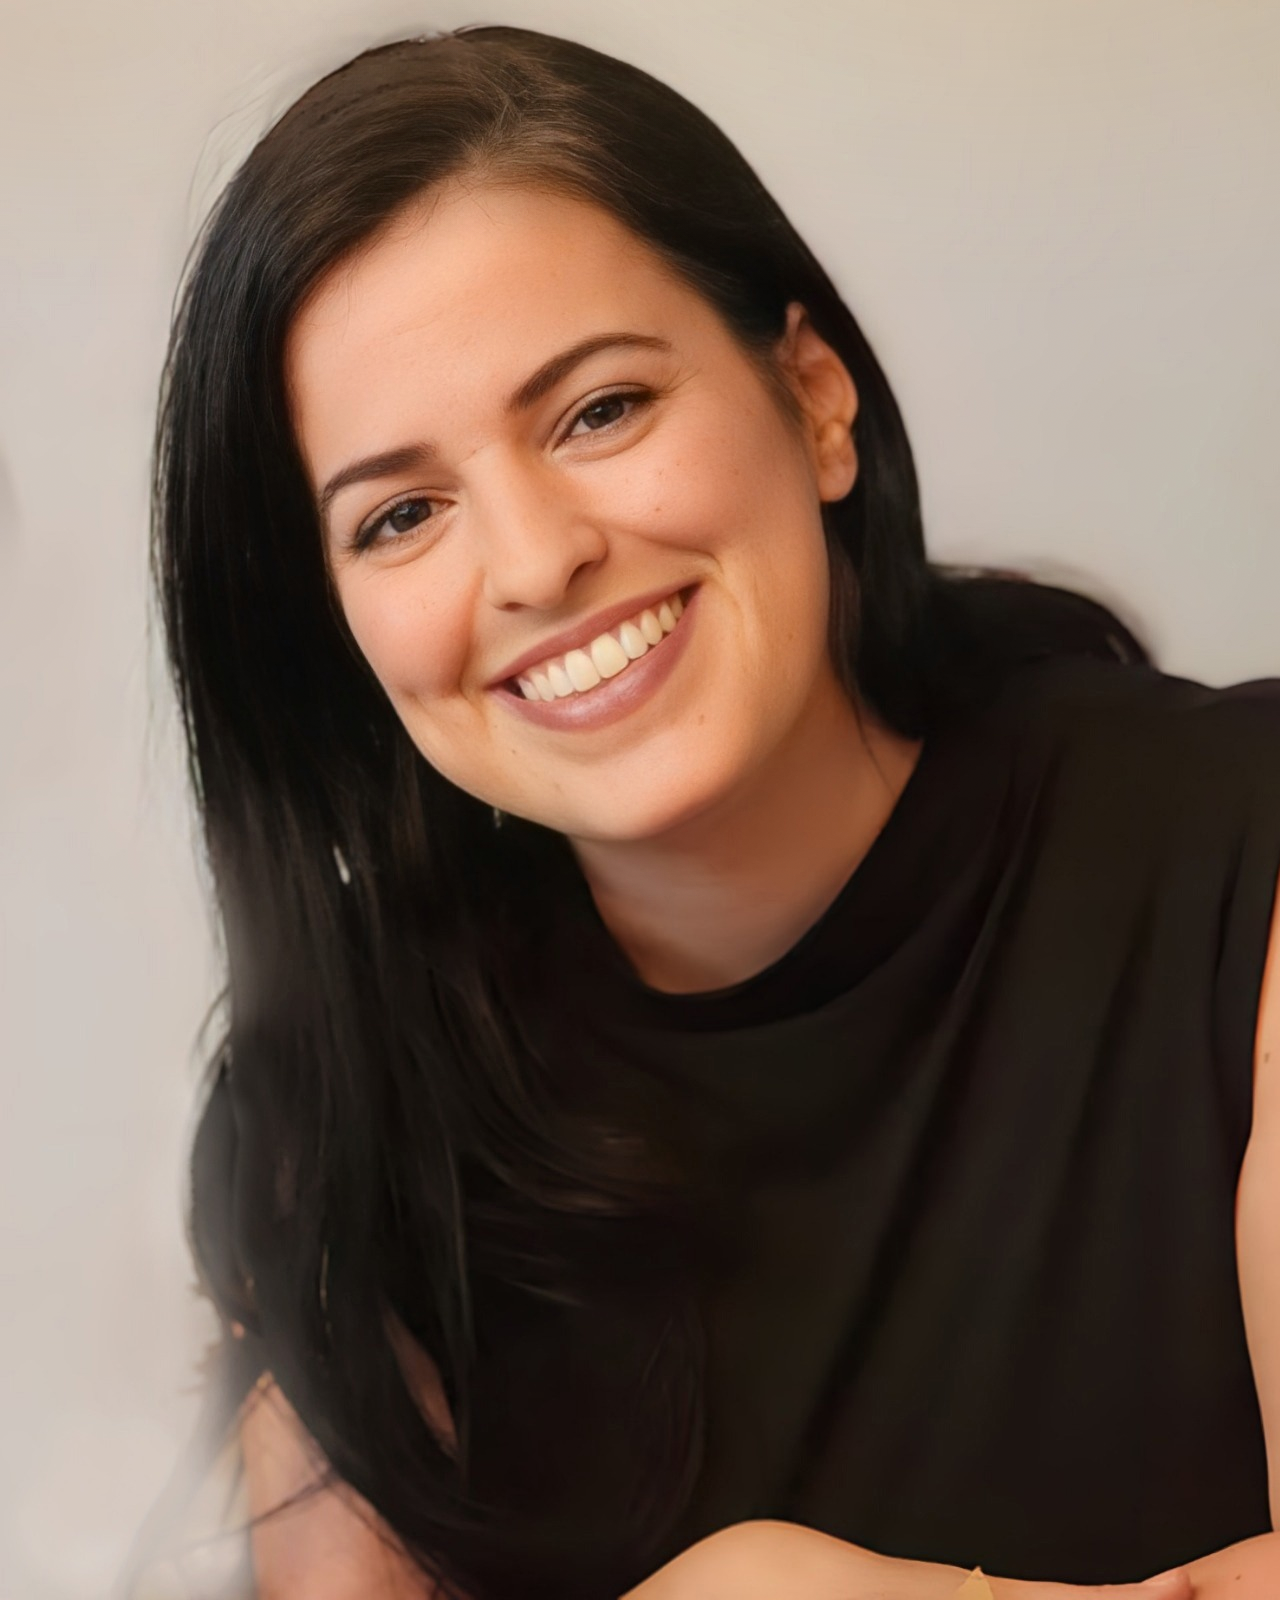
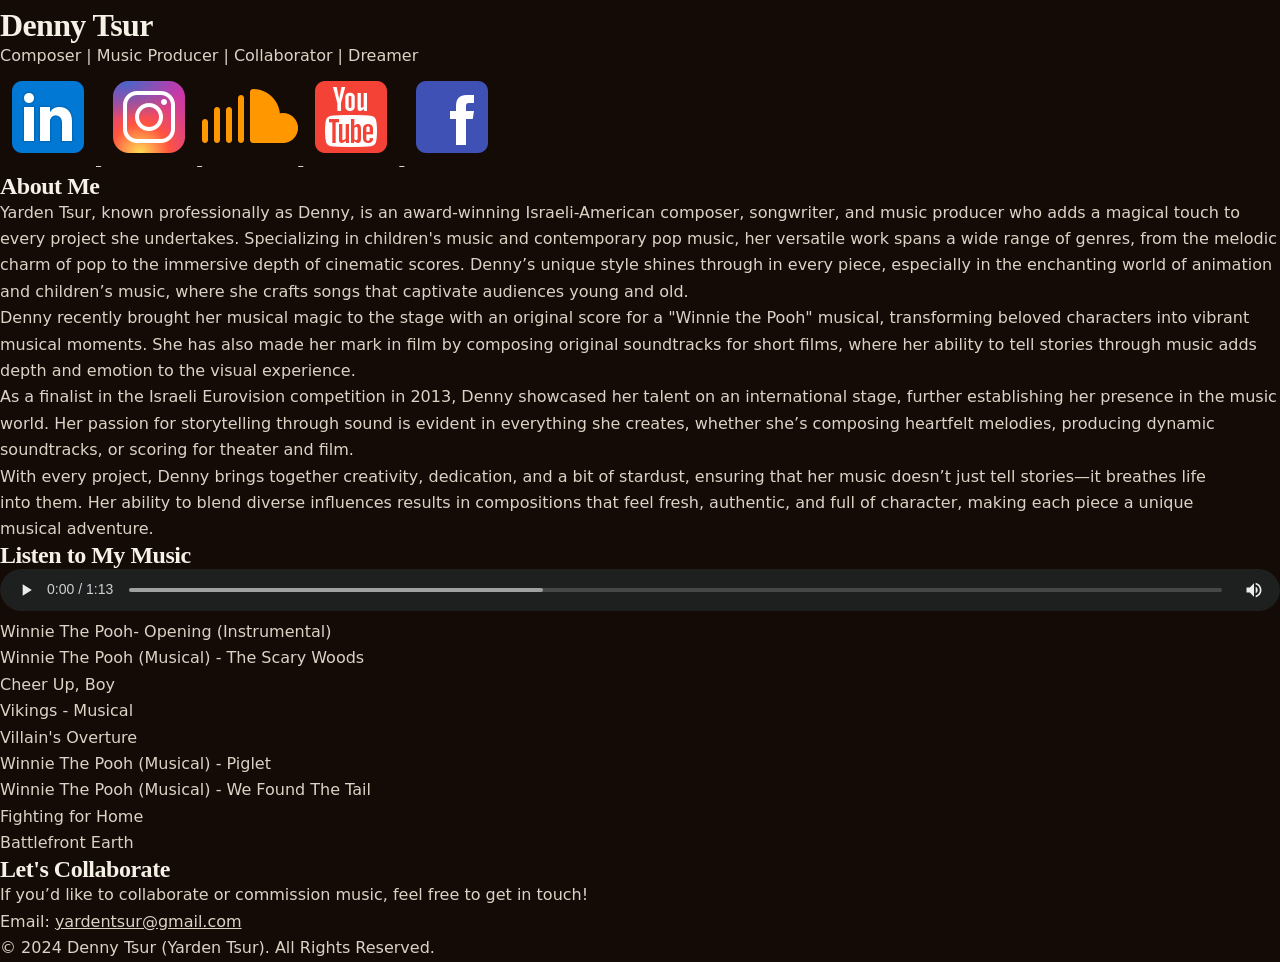
<file: index.html>
<!DOCTYPE html>
<html lang="en">

<head>
    <meta charset="UTF-8">
    <!-- Favicon Icons -->
    <link rel="icon" type="image/png" sizes="16x16" href="assets/icons/favicon-16.png">
    <link rel="icon" type="image/png" sizes="32x32" href="assets/icons/favicon-32.png">
    <link rel="icon" type="image/png" sizes="96x96" href="assets/icons/favicon-96.png">
    <link rel="icon" type="image/png" sizes="120x120" href="assets/icons/favicon-120.png">

    <meta name="description"
        content="Discover the enchanting music of award-winning composer Denny Tsur, based in Atlanta, Georgia. Specializing in children's music and contemporary pop. Listen now and collaborate!">
    <meta name="keywords"
        content="Denny Tsur, Yarden Tsur, Music Composer, Children's Music, Pop Music, Music Producer, Winnie the Pooh Musical, Eurovision, Original Soundtracks, Music Collaborations, Atlanta, Georgia, USA, Atlanta-based Composer, Composer in Atlanta">
    <meta name="viewport" content="width=device-width, initial-scale=1.0">
    <title>Denny Tsur - Music Portfolio</title>
    <link rel="stylesheet" href="styles.css?v=2">
    <!-- Global site tag (gtag.js) - Google Analytics -->
    <script async src="https://www.googletagmanager.com/gtag/js?id=G-C1QW25PBWS"></script>
    <script>
        window.dataLayer = window.dataLayer || [];
        function gtag() { dataLayer.push(arguments); }
        gtag('js', new Date());

        gtag('config', 'G-C1QW25PBWS');
    </script>
    <script type="application/ld+json">
        {
            "@context": "https://schema.org",
            "@type": "Person",
            "name": "Denny Tsur",
            "alternateName": "Yarden Tsur",
            "jobTitle": "Composer, Musician, Collaborator",
            "address": {
                "@type": "PostalAddress",
                "addressLocality": "Atlanta",
                "addressRegion": "GA",
                "addressCountry": "US"
            },
            "url": "https://www.music-denny.com/",
            "sameAs": [
                "https://www.linkedin.com/in/yarden-tsur-64047671",
                "https://www.instagram.com/yardentsur",
                "https://soundcloud.com/yardenmusic",
                "https://www.youtube.com/@YardenTsur",
                "https://www.facebook.com/yardentsur"
            ]
        }
    </script>

</head>

<body>
    <div class="container">
        <!-- Header -->
        <header>
            <img src="assets/profile.jpg" alt="Denny Tsur - Award-Winning Music Composer" class="profile-photo">
            <h1>Denny Tsur</h1>
            <p>Composer | Music Producer | Collaborator | Dreamer</p>
            <!-- Social Media Links -->
            <div class="social-media">
                <a href="https://www.linkedin.com/in/yarden-tsur-64047671" target="_blank" aria-label="LinkedIn">
                    <img src="assets/icons/social-linkedin-96.png" alt="LinkedIn">
                </a>
                <a href="https://www.instagram.com/yardentsur" target="_blank" aria-label="Instagram">
                    <img src="assets/icons/social-instagram-96.png" alt="Instagram">
                </a>
                <a href="https://soundcloud.com/yardenmusic" target="_blank" aria-label="SoundCloud">
                    <img src="assets/icons/social-soundcloud-96.png" alt="SoundCloud">
                </a>
                <a href="https://www.youtube.com/@YardenTsur" target="_blank" aria-label="YouTube">
                    <img src="assets/icons/social-youtube-96.png" alt="YouTube">
                </a>
                <a href="https://www.facebook.com/yardentsur" target="_blank" aria-label="Facebook">
                    <img src="assets/icons/social-facebook-96.png" alt="Facebook">
                </a>
            </div>
        </header>

        <!-- About Section -->
        <section id="about">
            <h2>About Me</h2>
            <p>Yarden Tsur, known professionally as Denny, is an award-winning Israeli-American composer, songwriter,
                and music producer who adds a magical touch to every project she undertakes. Specializing in children's
                music and contemporary pop music, her versatile work spans a wide range of genres, from the melodic
                charm of
                pop to the immersive depth of cinematic scores. Denny’s unique style shines through in every piece,
                especially in the enchanting world of animation and children’s music, where she crafts songs that
                captivate audiences young and old.</p>

            <p>Denny recently brought her musical magic to the stage with an original score for a "Winnie the Pooh"
                musical, transforming beloved characters into vibrant musical moments. She has also made her mark in
                film by composing original soundtracks for short films, where her ability to tell stories through music
                adds depth and emotion to the visual experience.</p>

            <p>As a finalist in the Israeli Eurovision competition in 2013, Denny showcased her talent on an
                international stage, further establishing her presence in the music world.
                Her passion for storytelling through sound is evident in everything she creates, whether she’s
                composing heartfelt melodies, producing dynamic soundtracks, or scoring for theater and film.</p>

            <p>With every project, Denny brings together creativity, dedication, and a bit of stardust, ensuring that
                her music doesn’t just tell stories—it breathes life into them. Her ability to blend diverse influences
                results in compositions that feel fresh, authentic, and full of character, making each piece a unique
                musical adventure.</p>
        </section>

        <!-- Music Player Section -->
        <section id="music-player">
            <h2>Listen to My Music</h2>
            <!-- Music Playlist -->
            <audio id="audio-player" controls controlsList="nodownload noplaybackrate" oncontextmenu="return false;">
                Your browser does not support the audio element.
            </audio>
            <ul id="playlist">
                <li data-src="assets/music/Winnie-The-Pooh-Opening-Instrumental.mp3">Winnie The Pooh- Opening
                    (Instrumental)</li>
                <li data-src="assets/music/Winnie-The-Pooh-Musical-We-Found-The-Tail.mp3">Winnie The Pooh (Musical) -
                    The Scary Woods</li>
                <li data-src="assets/music/Cheer-Up-Boy.mp3">Cheer Up, Boy</li>
                <li data-src="assets/music/Vikings-Musical.mp3">Vikings - Musical</li>
                <li data-src="assets/music/Villains-Overture.mp3">Villain's Overture</li>
                <li data-src="assets/music/Winnie-The-Pooh-Musical-Piglet.mp3">Winnie The Pooh (Musical) - Piglet</li>
                <li data-src="assets/music/Winnie-The-Pooh-Musical-The-Scary-Wood.mp3">Winnie The Pooh (Musical) - We
                    Found The Tail</li>
                <li data-src="assets/music/Fighting-for-Home.mp3">Fighting for Home</li>
                <li data-src="assets/music/Battlefront-Earth.mp3">Battlefront Earth</li>

            </ul>
        </section>

        <!-- Contact Section -->
        <section id="contact">
            <h2>Let's Collaborate</h2>
            <p>If you’d like to collaborate or commission music, feel free to get in touch!</p>
            <p>Email: <a href="mailto:yardentsur@gmail.com">yardentsur@gmail.com</a></p>
        </section>
    </div>

    <!-- Footer -->
    <footer>
        <p>&copy; 2024 Denny Tsur (Yarden Tsur). All Rights Reserved.</p>
    </footer>

    <!-- Scripts -->
    <script src="scripts.js?v=2"></script>
</body>

</html>
</file>
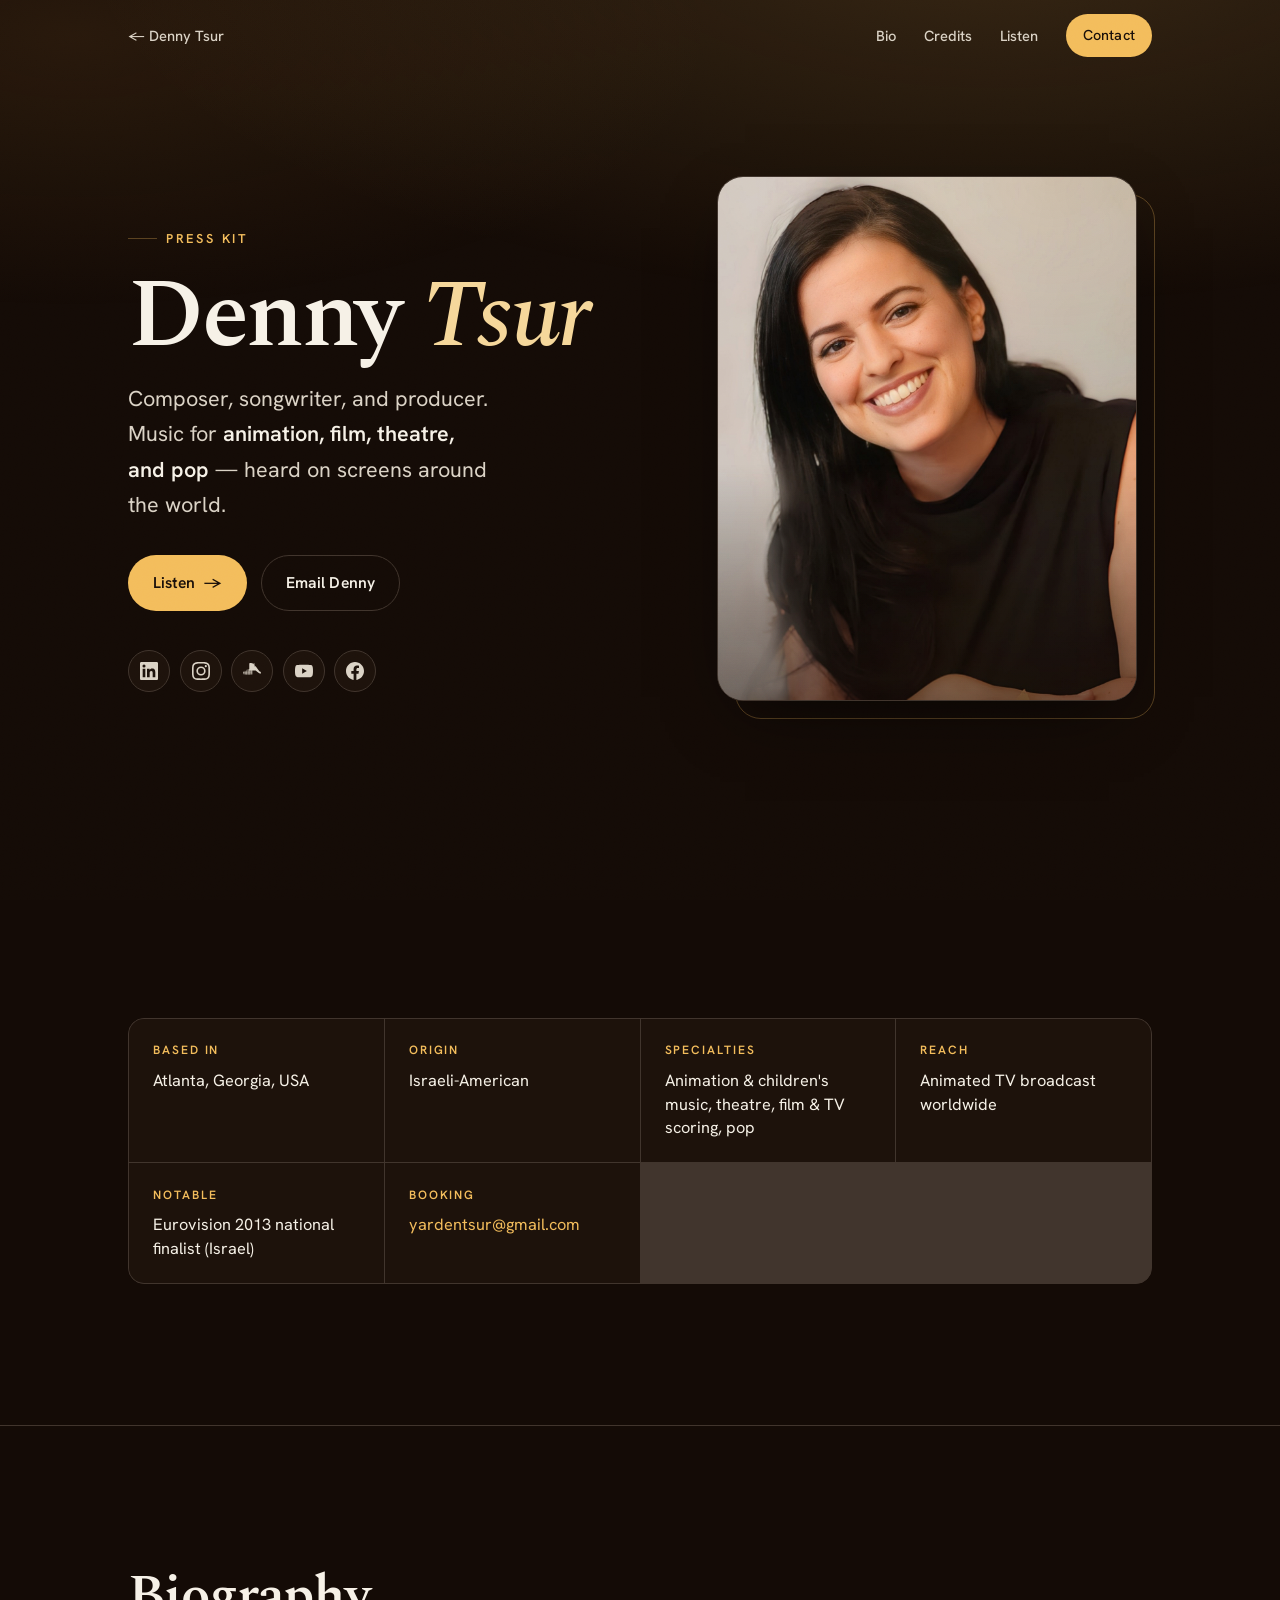
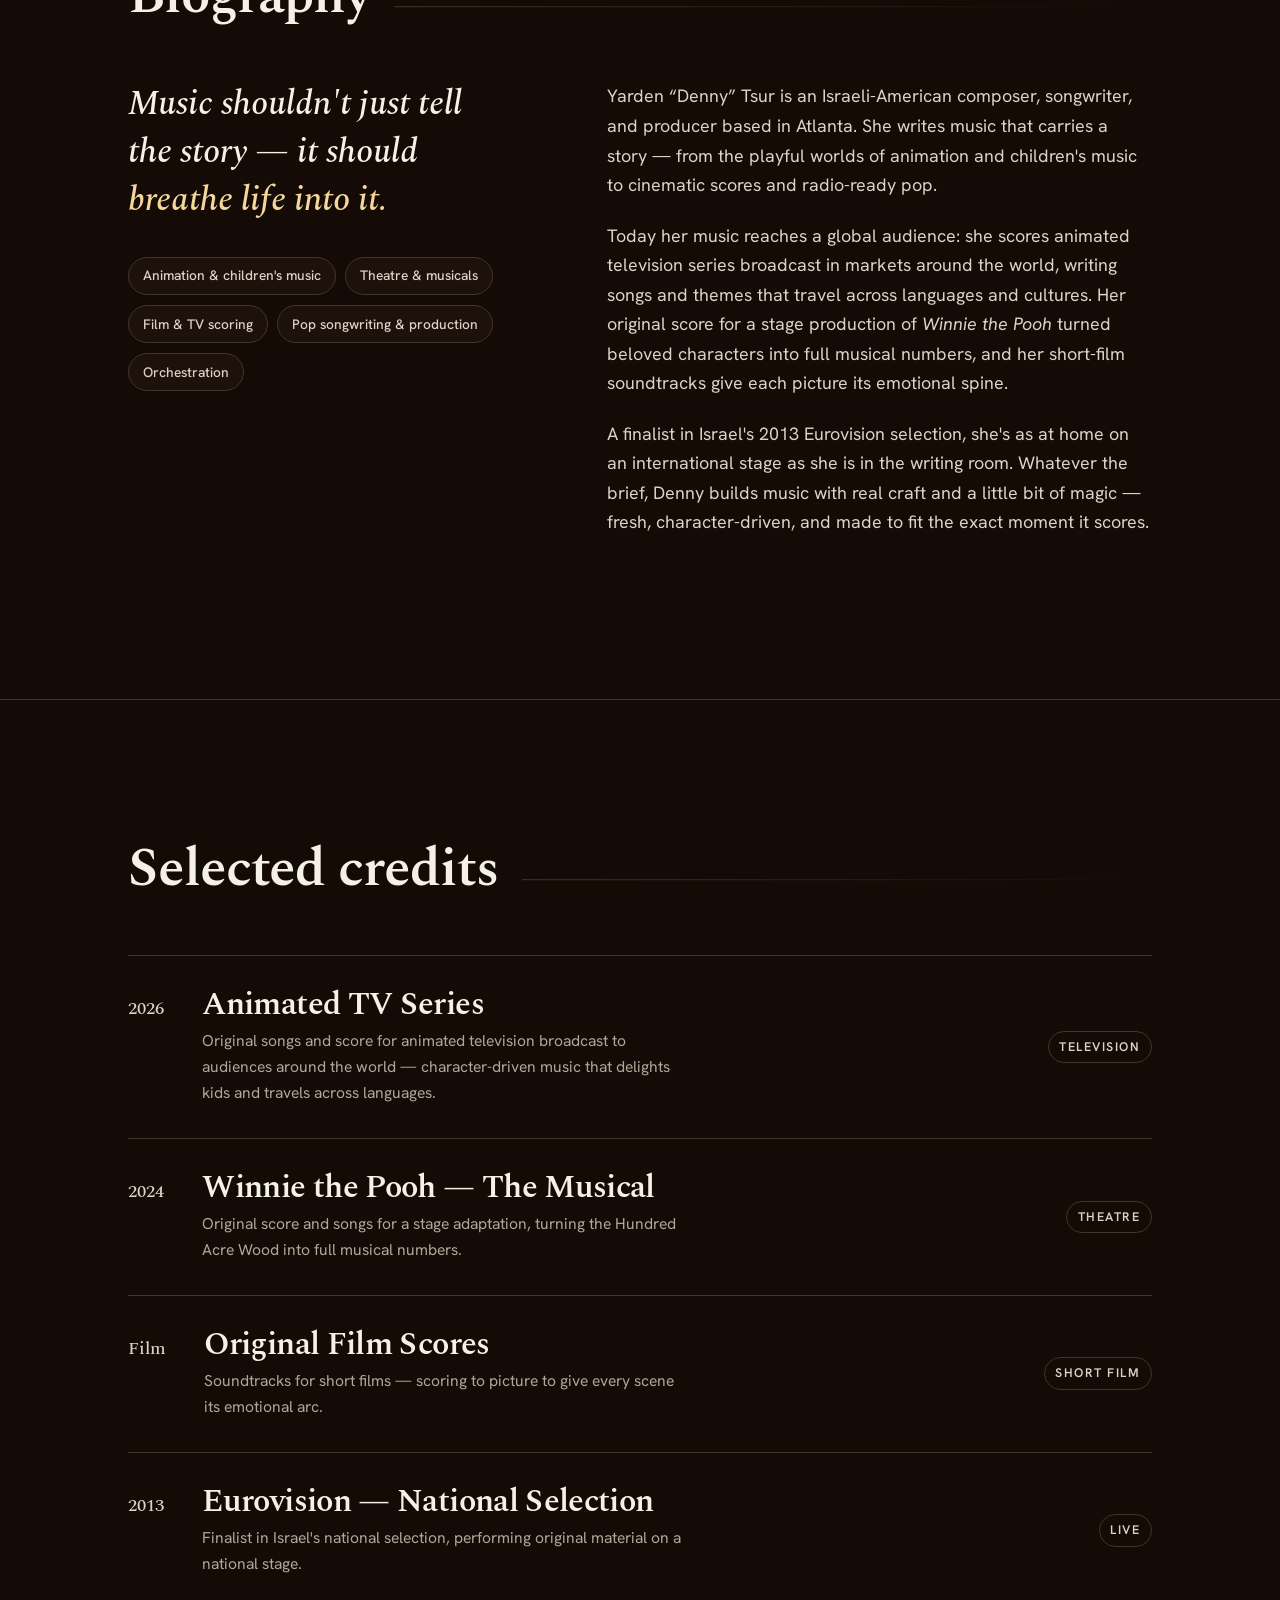
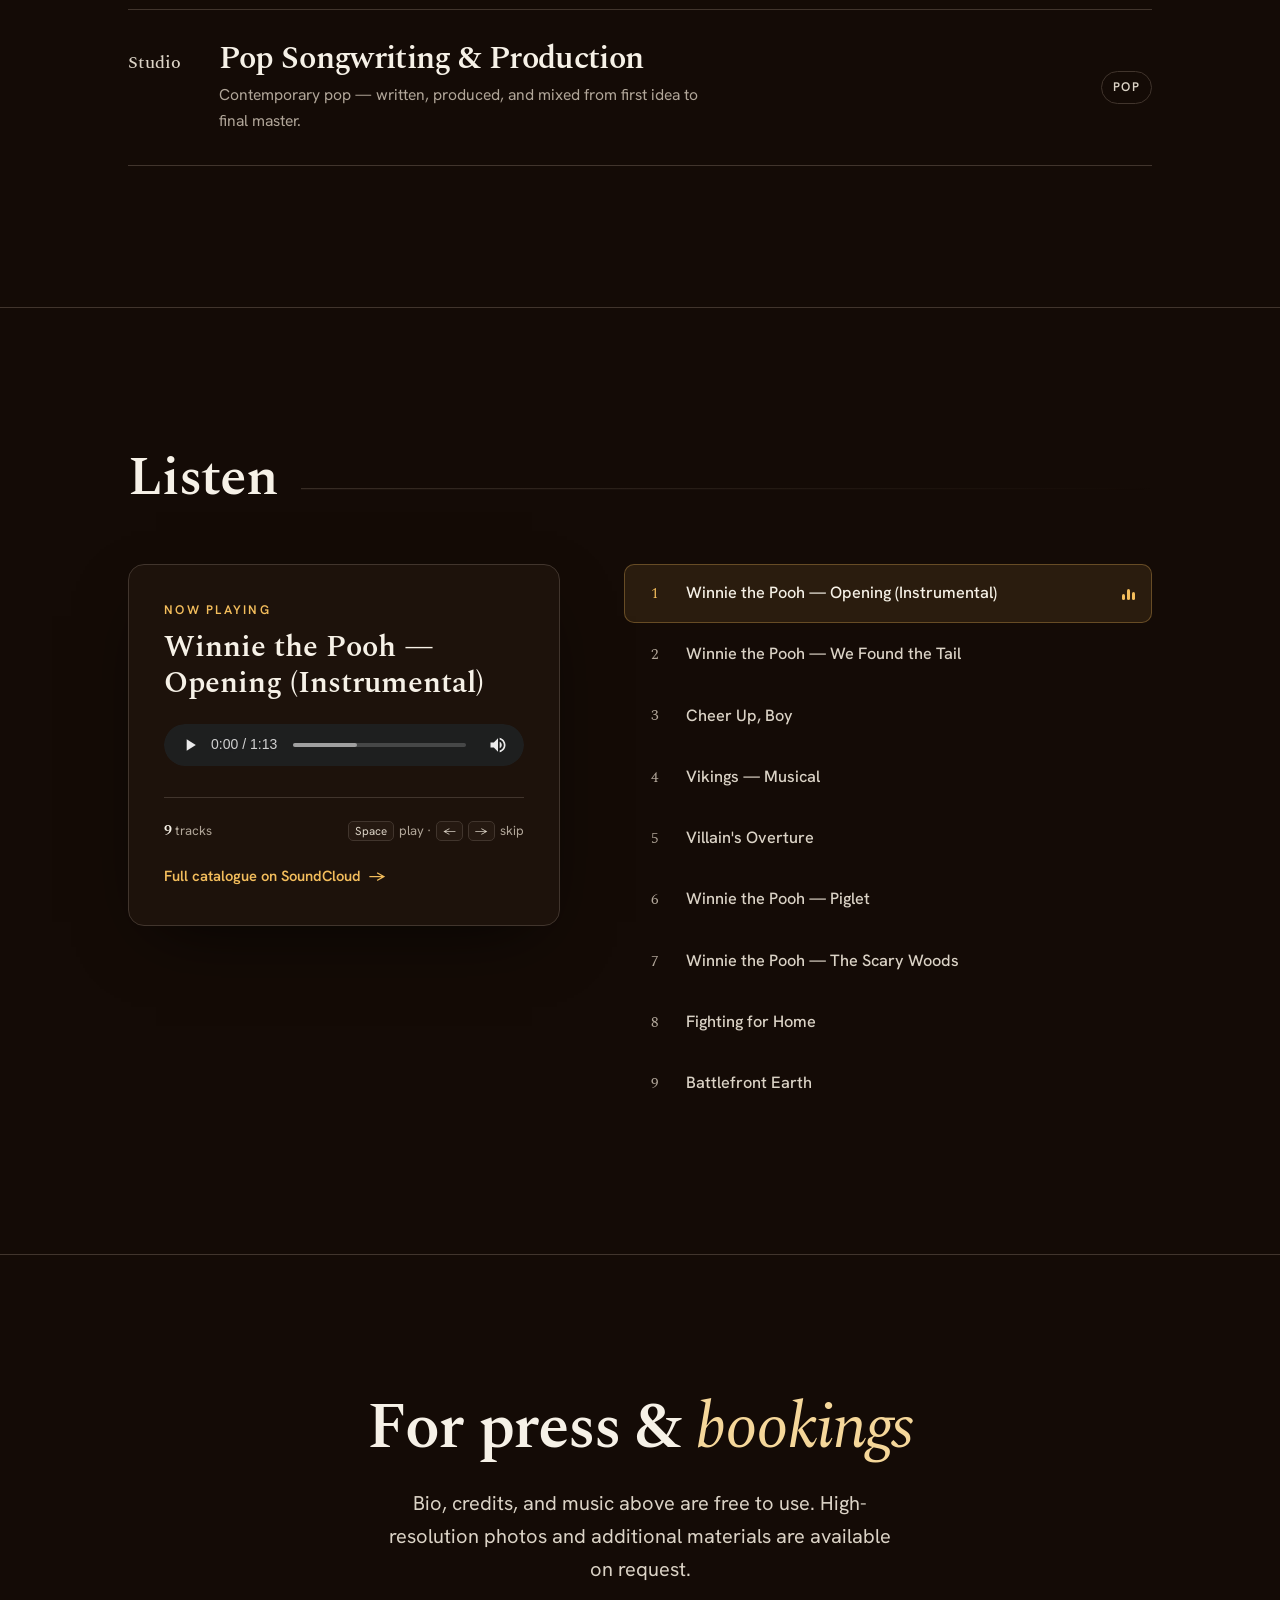
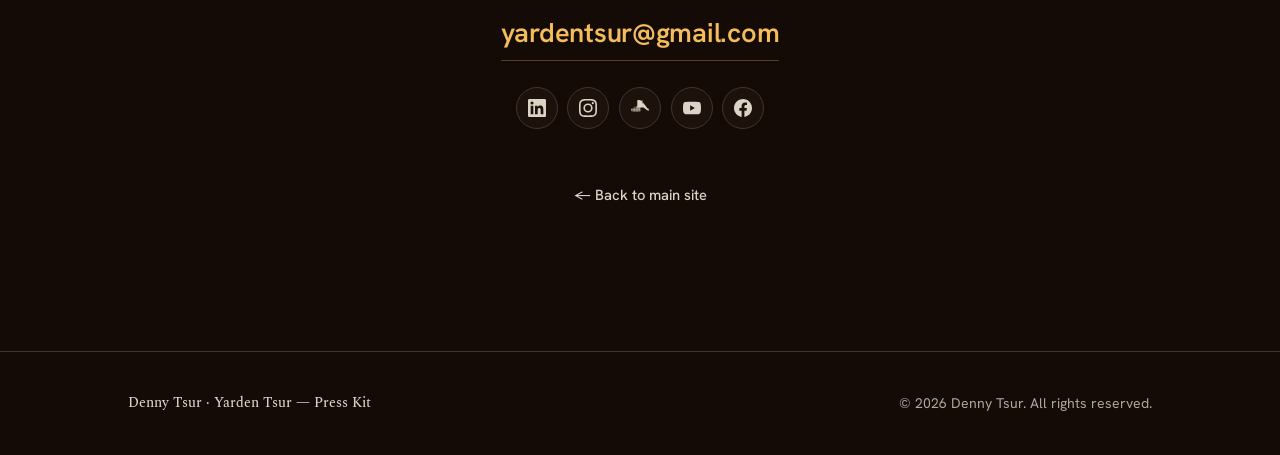
<file: artist/index.html>
<!DOCTYPE html>
<html lang="en" class="no-js">

<head>
    <meta charset="UTF-8">
    <meta name="viewport" content="width=device-width, initial-scale=1.0">
    <meta name="theme-color" content="#231a10">
    <script>document.documentElement.className = document.documentElement.className.replace('no-js', 'js');</script>

    <link rel="icon" type="image/png" sizes="16x16" href="../assets/icons/favicon-16.png">
    <link rel="icon" type="image/png" sizes="32x32" href="../assets/icons/favicon-32.png">
    <link rel="icon" type="image/png" sizes="96x96" href="../assets/icons/favicon-96.png">
    <link rel="icon" type="image/png" sizes="120x120" href="../assets/icons/favicon-120.png">

    <title>Denny Tsur — Press Kit</title>
    <meta name="description"
        content="Press kit for Denny Tsur (Yarden Tsur): award-winning composer and producer scoring animated TV broadcast worldwide, theatre, film, and pop. Bio, credits, and contact.">

    <link rel="preconnect" href="https://fonts.googleapis.com">
    <link rel="preconnect" href="https://fonts.gstatic.com" crossorigin>
    <link rel="preload" as="image" href="../assets/profile.jpg">
    <link
        href="https://fonts.googleapis.com/css2?family=Spectral:ital,wght@0,400;0,500;0,600;0,700;1,500;1,600&family=Hanken+Grotesk:wght@400;500;600;700&display=swap"
        rel="stylesheet">

    <link rel="stylesheet" href="../styles.css?v=8">

    <style>
        /* Press-kit-specific bits, scoped to this page */
        .kicker {
            display: inline-flex;
            align-items: center;
            gap: 0.7em;
            font-size: 0.8rem;
            font-weight: 600;
            letter-spacing: 0.22em;
            text-transform: uppercase;
            color: var(--gold);
            margin-bottom: 1.4rem;
        }
        .kicker::before { content: ""; width: 1.8rem; height: 1px; background: var(--gold-line); }

        .facts {
            display: grid;
            grid-template-columns: repeat(auto-fit, minmax(220px, 1fr));
            gap: 1px;
            background: var(--line);
            border: 1px solid var(--line);
            border-radius: var(--r-md);
            overflow: hidden;
        }
        .facts > div { background: var(--bg-elev); padding: 1.4rem 1.5rem; }
        .facts dt {
            font-size: 0.75rem;
            font-weight: 600;
            letter-spacing: 0.16em;
            text-transform: uppercase;
            color: var(--gold);
            margin-bottom: 0.5rem;
        }
        .facts dd { font-size: 1.02rem; color: var(--ink); line-height: 1.45; }

        .back-link {
            display: inline-flex;
            align-items: center;
            gap: 0.45em;
            font-size: 0.92rem;
            font-weight: 500;
            color: var(--ink-soft);
            text-decoration: none;
            transition: color 0.25s var(--ease-out), gap 0.25s var(--ease-out);
        }
        .back-link:hover { color: var(--gold); gap: 0.7em; }

        .press-note {
            margin-top: 1.4rem;
            font-size: 0.95rem;
            color: var(--ink-mute);
        }
        @media (max-width: 900px) { .epk-hero__grid { grid-template-columns: 1fr !important; } }
    </style>
</head>

<body>
    <a href="#bio" class="skip-link">Skip to content</a>

    <svg width="0" height="0" style="position:absolute" aria-hidden="true" focusable="false">
        <symbol id="ic-linkedin" viewBox="0 0 24 24"><path d="M20.447 20.452h-3.554v-5.569c0-1.328-.027-3.037-1.852-3.037-1.853 0-2.136 1.445-2.136 2.939v5.667H9.351V9h3.414v1.561h.046c.477-.9 1.637-1.85 3.37-1.85 3.601 0 4.267 2.37 4.267 5.455v6.286zM5.337 7.433a2.062 2.062 0 01-2.063-2.065 2.064 2.064 0 112.063 2.065zm1.782 13.019H3.555V9h3.564v11.452zM22.225 0H1.771C.792 0 0 .774 0 1.729v20.542C0 23.227.792 24 1.771 24h20.451C23.2 24 24 23.227 24 22.271V1.729C24 .774 23.2 0 22.225 0z"/></symbol>
        <symbol id="ic-instagram" viewBox="0 0 24 24"><path d="M12 2.163c3.204 0 3.584.012 4.85.07 3.252.148 4.771 1.691 4.919 4.919.058 1.265.069 1.645.069 4.849 0 3.205-.012 3.584-.069 4.849-.149 3.225-1.664 4.771-4.919 4.919-1.266.058-1.644.07-4.85.07-3.204 0-3.584-.012-4.849-.07-3.26-.149-4.771-1.699-4.919-4.92-.058-1.265-.07-1.644-.07-4.849 0-3.204.013-3.583.07-4.849.149-3.227 1.664-4.771 4.919-4.919 1.266-.057 1.645-.069 4.849-.069zM12 0C8.741 0 8.333.014 7.053.072 2.695.272.273 2.69.073 7.052.014 8.333 0 8.741 0 12c0 3.259.014 3.668.072 4.948.2 4.358 2.618 6.78 6.98 6.98C8.333 23.986 8.741 24 12 24c3.259 0 3.668-.014 4.948-.072 4.354-.2 6.782-2.618 6.979-6.98.059-1.28.073-1.689.073-4.948 0-3.259-.014-3.667-.072-4.947-.196-4.354-2.617-6.78-6.979-6.98C15.668.014 15.259 0 12 0zm0 5.838a6.162 6.162 0 100 12.324 6.162 6.162 0 000-12.324zM12 16a4 4 0 110-8 4 4 0 010 8zm6.406-11.845a1.44 1.44 0 100 2.881 1.44 1.44 0 000-2.881z"/></symbol>
        <symbol id="ic-soundcloud" viewBox="0 0 24 24"><path d="M1.175 12.225c-.051 0-.094.046-.101.1l-.233 2.154.233 2.105c.007.057.05.1.101.1.05 0 .09-.043.099-.1l.262-2.105-.262-2.154c-.009-.06-.049-.1-.099-.1m-.899.828c-.06 0-.091.037-.099.094L0 14.479l.177 1.244c.008.057.04.094.1.094.057 0 .09-.037.099-.094l.21-1.244-.21-1.332c-.009-.057-.042-.094-.1-.094m1.83-1.229c-.061 0-.12.045-.12.104l-.21 2.563.21 2.458c0 .06.059.104.12.104.059 0 .119-.044.13-.104l.238-2.458-.238-2.563c-.011-.06-.071-.104-.13-.104m.945-.089c-.075 0-.135.06-.15.135l-.193 2.64.193 2.544c.016.077.075.137.15.137.074 0 .135-.06.15-.137l.225-2.544-.225-2.64c-.015-.075-.076-.135-.15-.135m1.155.36c-.005-.09-.075-.149-.159-.149-.09 0-.158.06-.164.149l-.18 2.42.18 2.563c.006.09.074.149.164.149.084 0 .154-.06.159-.149l.207-2.563-.207-2.42zm.824-1.793c-.101 0-.18.079-.185.18l-.165 4.032.165 2.563c.005.099.084.179.185.179.099 0 .18-.08.18-.179l.193-2.563-.193-4.032c0-.101-.081-.18-.18-.18m.989-.572c-.105 0-.195.09-.195.194l-.15 4.6.15 2.564c0 .104.09.193.195.193.104 0 .194-.089.195-.193l.165-2.564-.165-4.6c-.001-.104-.091-.194-.195-.194m1.034-.246c-.118 0-.211.094-.211.21l-.135 4.83.135 2.549c0 .117.093.211.211.211.116 0 .21-.094.21-.211l.151-2.549-.151-4.83c0-.116-.094-.21-.21-.21m1.029-.06c-.121 0-.22.099-.225.22l-.119 4.65.119 2.554c.005.121.104.22.225.22.119 0 .219-.099.219-.22l.135-2.554-.135-4.65c0-.121-.1-.22-.219-.22m1.245.166c0-.137-.105-.24-.24-.24-.119 0-.225.103-.225.24l-.105 4.474.105 2.55c0 .136.106.24.225.24.135 0 .24-.104.24-.24l.119-2.55-.119-4.474zm.749-.901c-.135 0-.255.119-.255.254l-.09 5.121.09 2.535c0 .135.12.255.255.255.135 0 .255-.12.255-.255l.105-2.535-.105-5.121c0-.135-.12-.254-.255-.254m1.184-.317c-.045-.029-.105-.044-.165-.044-.06 0-.119.015-.166.044-.09.045-.149.135-.149.24v.029l-.075 5.422.075 2.52.001.001c.011.092.046.166.105.226.06.045.135.075.209.075.06 0 .135-.03.18-.06.075-.06.121-.149.121-.255v-.005l.09-2.52-.09-5.434c0-.105-.061-.195-.151-.24m.825-.434c-.119 0-.24.104-.24.24l-.061 5.866.061 2.505c0 .135.121.24.24.24.135 0 .24-.105.255-.24l.075-2.505-.075-5.866c-.015-.136-.12-.24-.255-.24m1.064.689c.135 0 .255-.105.27-.255l.061-1.726-.061-3.314c-.015-.135-.135-.24-.27-.24-.149 0-.27.105-.27.255l-.06 3.299.06 1.726c0 .135.121.255.27.255m1.094-6.671c-.061 0-.119.016-.18.045-.105.061-.18.166-.18.301v.06l-.061 6.27.061 2.476c0 .104.061.21.165.255.045.029.105.044.18.044.06 0 .119-.015.18-.044.105-.061.165-.151.165-.255v-.03l.075-2.461-.075-6.285c0-.135-.075-.24-.18-.301-.045-.029-.105-.045-.165-.045m1.005-.451c-.135 0-.255.12-.255.27l-.061 6.701.061 2.445c0 .149.12.27.255.27.149 0 .269-.121.269-.27l.075-2.445-.075-6.701c0-.15-.12-.27-.269-.27m1.65 4.024c-.45 0-.871.135-1.215.359-.24-2.626-2.43-4.681-5.116-4.681-.66 0-1.305.135-1.875.36-.225.09-.285.18-.285.359v9.046c0 .195.149.345.331.359h8.16C23.13 16.605 24 15.735 24 14.654s-.87-1.95-1.951-1.95"/></symbol>
        <symbol id="ic-youtube" viewBox="0 0 24 24"><path d="M23.498 6.186a3.016 3.016 0 0 0-2.122-2.136C19.505 3.545 12 3.545 12 3.545s-7.505 0-9.377.505A3.017 3.017 0 0 0 .502 6.186C0 8.07 0 12 0 12s0 3.93.502 5.814a3.016 3.016 0 0 0 2.122 2.136c1.871.505 9.376.505 9.376.505s7.505 0 9.377-.505a3.015 3.015 0 0 0 2.122-2.136C24 15.93 24 12 24 12s0-3.93-.502-5.814zM9.545 15.568V8.432L15.818 12l-6.273 3.568z"/></symbol>
        <symbol id="ic-facebook" viewBox="0 0 24 24"><path d="M24 12.073c0-6.627-5.373-12-12-12s-12 5.373-12 12c0 5.99 4.388 10.954 10.125 11.854v-8.385H7.078v-3.47h3.047V9.43c0-3.007 1.792-4.669 4.533-4.669 1.312 0 2.686.235 2.686.235v2.953H15.83c-1.491 0-1.956.925-1.956 1.874v2.25h3.328l-.532 3.47h-2.796v8.385C19.612 23.027 24 18.062 24 12.073z"/></symbol>
    </svg>

    <header class="nav" id="nav">
        <div class="nav__inner wrap">
            <a href="../index.html" class="back-link">← Denny&nbsp;Tsur</a>
            <nav class="nav__links" aria-label="Primary">
                <a href="#bio">Bio</a>
                <a href="#credits">Credits</a>
                <a href="#listen">Listen</a>
                <a href="#press" class="btn nav__cta">Contact</a>
            </nav>
        </div>
    </header>

    <main id="top">
        <!-- Hero -->
        <section class="hero" aria-label="Press kit">
            <div class="wrap hero__grid epk-hero__grid">
                <div class="hero__animate hero__copy">
                    <p class="kicker">Press Kit</p>
                    <h1>Denny <em>Tsur</em></h1>
                    <p class="hero__lead">
                        Composer, songwriter, and producer. Music for
                        <strong>animation, film, theatre, and pop</strong> — heard on screens around the world.
                    </p>
                    <div class="hero__actions">
                        <a href="#listen" class="btn">Listen <span class="arrow">→</span></a>
                        <a href="mailto:yardentsur@gmail.com" class="btn btn--ghost">Email Denny</a>
                    </div>
                    <div class="social" aria-label="Social profiles">
                        <a href="https://www.linkedin.com/in/yarden-tsur-64047671" target="_blank" rel="noopener" aria-label="LinkedIn">
                            <svg class="ic" aria-hidden="true"><use href="#ic-linkedin"></use></svg></a>
                        <a href="https://www.instagram.com/yardentsur" target="_blank" rel="noopener" aria-label="Instagram">
                            <svg class="ic" aria-hidden="true"><use href="#ic-instagram"></use></svg></a>
                        <a href="https://soundcloud.com/yardenmusic" target="_blank" rel="noopener" aria-label="SoundCloud">
                            <svg class="ic" aria-hidden="true"><use href="#ic-soundcloud"></use></svg></a>
                        <a href="https://www.youtube.com/@YardenTsur" target="_blank" rel="noopener" aria-label="YouTube">
                            <svg class="ic" aria-hidden="true"><use href="#ic-youtube"></use></svg></a>
                        <a href="https://www.facebook.com/yardentsur" target="_blank" rel="noopener" aria-label="Facebook">
                            <svg class="ic" aria-hidden="true"><use href="#ic-facebook"></use></svg></a>
                    </div>
                </div>
                <div class="hero__media">
                    <div class="hero__portrait">
                        <img src="../assets/profile.jpg" alt="Denny Tsur, composer, smiling" width="420" height="525">
                    </div>
                </div>
            </div>
        </section>

        <!-- Quick facts -->
        <section class="section" aria-label="At a glance">
            <div class="wrap">
                <dl class="facts reveal">
                    <div><dt>Based in</dt><dd>Atlanta, Georgia, USA</dd></div>
                    <div><dt>Origin</dt><dd>Israeli-American</dd></div>
                    <div><dt>Specialties</dt><dd>Animation &amp; children's music, theatre, film &amp; TV scoring, pop</dd></div>
                    <div><dt>Reach</dt><dd>Animated TV broadcast worldwide</dd></div>
                    <div><dt>Notable</dt><dd>Eurovision 2013 national finalist (Israel)</dd></div>
                    <div><dt>Booking</dt><dd><a href="mailto:yardentsur@gmail.com" style="color:var(--gold);text-decoration:none">yardentsur@gmail.com</a></dd></div>
                </dl>
            </div>
        </section>

        <!-- Bio -->
        <section class="section" id="bio" aria-labelledby="bio-h">
            <div class="wrap">
                <div class="section-head reveal">
                    <h2 id="bio-h">Biography</h2>
                    <span class="rule" aria-hidden="true"></span>
                </div>
                <div class="about__grid">
                    <aside class="about__aside reveal">
                        <p class="about__quote">Music shouldn't just tell the story — it should
                            <span>breathe life into it.</span></p>
                        <ul class="tags">
                            <li>Animation &amp; children's music</li>
                            <li>Theatre &amp; musicals</li>
                            <li>Film &amp; TV scoring</li>
                            <li>Pop songwriting &amp; production</li>
                            <li>Orchestration</li>
                        </ul>
                    </aside>
                    <div class="about__prose reveal" data-delay="1">
                        <p>Yarden “Denny” Tsur is an Israeli-American composer, songwriter, and producer based in
                            Atlanta. She writes music that carries a story — from the playful worlds of animation and
                            children's music to cinematic scores and radio-ready pop.</p>
                        <p>Today her music reaches a global audience: she scores animated television series broadcast
                            in markets around the world, writing songs and themes that travel across languages and
                            cultures. Her original score for a stage production of <em>Winnie the Pooh</em> turned
                            beloved characters into full musical numbers, and her short-film soundtracks give each
                            picture its emotional spine.</p>
                        <p>A finalist in Israel's 2013 Eurovision selection, she's as at home on an international stage
                            as she is in the writing room. Whatever the brief, Denny builds music with real craft and a
                            little bit of magic — fresh, character-driven, and made to fit the exact moment it scores.</p>
                    </div>
                </div>
            </div>
        </section>

        <!-- Credits -->
        <section class="section" id="credits" aria-labelledby="credits-h">
            <div class="wrap">
                <div class="section-head reveal">
                    <h2 id="credits-h">Selected credits</h2>
                    <span class="rule" aria-hidden="true"></span>
                </div>
                <ul class="work__list">
                    <li class="work__item reveal">
                        <span class="work__year">2026</span>
                        <div class="work__main">
                            <h3>Animated TV Series</h3>
                            <p>Original songs and score for animated television broadcast to audiences around the world —
                                character-driven music that delights kids and travels across languages.</p>
                        </div>
                        <span class="work__tag">Television</span>
                    </li>
                    <li class="work__item reveal">
                        <span class="work__year">2024</span>
                        <div class="work__main">
                            <h3>Winnie the Pooh — The Musical</h3>
                            <p>Original score and songs for a stage adaptation, turning the Hundred Acre Wood into full
                                musical numbers.</p>
                        </div>
                        <span class="work__tag">Theatre</span>
                    </li>
                    <li class="work__item reveal">
                        <span class="work__year">Film</span>
                        <div class="work__main">
                            <h3>Original Film Scores</h3>
                            <p>Soundtracks for short films — scoring to picture to give every scene its emotional arc.</p>
                        </div>
                        <span class="work__tag">Short Film</span>
                    </li>
                    <li class="work__item reveal">
                        <span class="work__year">2013</span>
                        <div class="work__main">
                            <h3>Eurovision — National Selection</h3>
                            <p>Finalist in Israel's national selection, performing original material on a national
                                stage.</p>
                        </div>
                        <span class="work__tag">Live</span>
                    </li>
                    <li class="work__item reveal">
                        <span class="work__year">Studio</span>
                        <div class="work__main">
                            <h3>Pop Songwriting &amp; Production</h3>
                            <p>Contemporary pop — written, produced, and mixed from first idea to final master.</p>
                        </div>
                        <span class="work__tag">Pop</span>
                    </li>
                </ul>
            </div>
        </section>

        <!-- Listen -->
        <section class="section" id="listen" aria-labelledby="listen-h">
            <div class="wrap">
                <div class="section-head reveal">
                    <h2 id="listen-h">Listen</h2>
                    <span class="rule" aria-hidden="true"></span>
                </div>
                <div class="listen__grid">
                    <div class="player reveal">
                        <p class="player__now">Now playing</p>
                        <p class="player__title" id="now-playing" aria-live="polite">Select a track</p>
                        <audio id="audio-player" controls controlsList="nodownload noplaybackrate"
                            oncontextmenu="return false;">
                            Your browser does not support the audio element.
                        </audio>
                        <p class="player__hint">
                            <span><b id="track-count">9</b> tracks</span>
                            <span class="player__keys"><kbd>Space</kbd> play · <kbd>←</kbd><kbd>→</kbd> skip</span>
                        </p>
                        <a class="player__more" href="https://soundcloud.com/yardenmusic" target="_blank"
                            rel="noopener">Full catalogue on SoundCloud <span class="arrow">→</span></a>
                    </div>

                    <ul class="playlist" id="playlist" aria-label="Track list">
                        <li data-src="../assets/music/Winnie-The-Pooh-Opening-Instrumental.mp3" tabindex="0" role="button">
                            <span class="num">1</span><span class="title">Winnie the Pooh — Opening (Instrumental)</span>
                            <span class="eq" aria-hidden="true"><span></span><span></span><span></span></span>
                        </li>
                        <li data-src="../assets/music/Winnie-The-Pooh-Musical-We-Found-The-Tail.mp3" tabindex="0" role="button">
                            <span class="num">2</span><span class="title">Winnie the Pooh — We Found the Tail</span>
                            <span class="eq" aria-hidden="true"><span></span><span></span><span></span></span>
                        </li>
                        <li data-src="../assets/music/Cheer-Up-Boy.mp3" tabindex="0" role="button">
                            <span class="num">3</span><span class="title">Cheer Up, Boy</span>
                            <span class="eq" aria-hidden="true"><span></span><span></span><span></span></span>
                        </li>
                        <li data-src="../assets/music/Vikings-Musical.mp3" tabindex="0" role="button">
                            <span class="num">4</span><span class="title">Vikings — Musical</span>
                            <span class="eq" aria-hidden="true"><span></span><span></span><span></span></span>
                        </li>
                        <li data-src="../assets/music/Villains-Overture.mp3" tabindex="0" role="button">
                            <span class="num">5</span><span class="title">Villain's Overture</span>
                            <span class="eq" aria-hidden="true"><span></span><span></span><span></span></span>
                        </li>
                        <li data-src="../assets/music/Winnie-The-Pooh-Musical-Piglet.mp3" tabindex="0" role="button">
                            <span class="num">6</span><span class="title">Winnie the Pooh — Piglet</span>
                            <span class="eq" aria-hidden="true"><span></span><span></span><span></span></span>
                        </li>
                        <li data-src="../assets/music/Winnie-The-Pooh-Musical-The-Scary-Wood.mp3" tabindex="0" role="button">
                            <span class="num">7</span><span class="title">Winnie the Pooh — The Scary Woods</span>
                            <span class="eq" aria-hidden="true"><span></span><span></span><span></span></span>
                        </li>
                        <li data-src="../assets/music/Fighting-for-Home.mp3" tabindex="0" role="button">
                            <span class="num">8</span><span class="title">Fighting for Home</span>
                            <span class="eq" aria-hidden="true"><span></span><span></span><span></span></span>
                        </li>
                        <li data-src="../assets/music/Battlefront-Earth.mp3" tabindex="0" role="button">
                            <span class="num">9</span><span class="title">Battlefront Earth</span>
                            <span class="eq" aria-hidden="true"><span></span><span></span><span></span></span>
                        </li>
                    </ul>
                </div>
            </div>
        </section>

        <!-- Press / contact -->
        <section class="section contact" id="press" aria-labelledby="press-h">
            <div class="wrap contact__inner reveal">
                <h2 id="press-h">For press &amp; <em>bookings</em></h2>
                <p>Bio, credits, and music above are free to use. High-resolution photos and additional materials are
                    available on request.</p>
                <a href="mailto:yardentsur@gmail.com" class="contact__email">yardentsur@gmail.com</a>
                <div class="social" aria-label="Social profiles">
                    <a href="https://www.linkedin.com/in/yarden-tsur-64047671" target="_blank" rel="noopener" aria-label="LinkedIn">
                        <svg class="ic" aria-hidden="true"><use href="#ic-linkedin"></use></svg></a>
                    <a href="https://www.instagram.com/yardentsur" target="_blank" rel="noopener" aria-label="Instagram">
                        <svg class="ic" aria-hidden="true"><use href="#ic-instagram"></use></svg></a>
                    <a href="https://soundcloud.com/yardenmusic" target="_blank" rel="noopener" aria-label="SoundCloud">
                        <svg class="ic" aria-hidden="true"><use href="#ic-soundcloud"></use></svg></a>
                    <a href="https://www.youtube.com/@YardenTsur" target="_blank" rel="noopener" aria-label="YouTube">
                        <svg class="ic" aria-hidden="true"><use href="#ic-youtube"></use></svg></a>
                    <a href="https://www.facebook.com/yardentsur" target="_blank" rel="noopener" aria-label="Facebook">
                        <svg class="ic" aria-hidden="true"><use href="#ic-facebook"></use></svg></a>
                </div>
                <p class="press-note"><a href="../index.html" class="back-link">← Back to main site</a></p>
            </div>
        </section>
    </main>

    <footer class="footer">
        <div class="wrap">
            <p class="footer__name">Denny Tsur · Yarden Tsur — Press Kit</p>
            <p>&copy; <span id="year">2026</span> Denny Tsur. All rights reserved.</p>
        </div>
    </footer>

    <script src="../scripts.js?v=6"></script>
</body>

</html>
</file>
<file: styles.css>
/* =========================================================
   Denny Tsur — Composer portfolio
   Aesthetic: warm theatrical "title card" — espresso-black + footlight gold.
   Type: Spectral (readable serif display) + Hanken Grotesk (grotesque body)
   ========================================================= */

:root {
    /* Surfaces — warm near-black, lit from a gold key light */
    --bg:         oklch(0.16 0.020 55);
    --bg-elev:    oklch(0.195 0.022 55);
    --surface:    oklch(0.225 0.024 56);
    --surface-hi: oklch(0.275 0.026 58);
    --line:       oklch(0.34 0.022 58);

    /* Ink */
    --ink:      oklch(0.96 0.014 85);
    --ink-soft: oklch(0.87 0.020 80);
    --ink-mute: oklch(0.73 0.022 72);

    /* Gold key light + warm secondary */
    --gold:      oklch(0.83 0.130 80);
    --gold-soft: oklch(0.89 0.085 85);
    --gold-deep: oklch(0.66 0.120 68);
    --rose:      oklch(0.74 0.110 32);

    /* Tints derived from gold */
    --gold-glow: oklch(0.83 0.130 80 / 0.16);
    --gold-line: oklch(0.83 0.130 80 / 0.30);

    /* Type */
    --display: "Spectral", Georgia, "Times New Roman", serif;
    --body: "Hanken Grotesk", ui-sans-serif, system-ui, -apple-system, sans-serif;

    /* Rhythm */
    --wrap: 1120px;
    --gut: clamp(1.25rem, 4vw, 3rem);
    --section-y: clamp(4.5rem, 11vw, 9rem);

    /* Radii + shadow */
    --r-sm: 10px;
    --r-md: 16px;
    --r-lg: 26px;
    --shadow: 0 24px 70px -28px oklch(0 0 0 / 0.8);

    /* Z scale */
    --z-base: 1;
    --z-nav: 100;
    --z-overlay: 200;

    /* Motion */
    --ease-out: cubic-bezier(0.22, 1, 0.36, 1);
    --ease-out-quart: cubic-bezier(0.165, 0.84, 0.44, 1);
}

*, *::before, *::after { box-sizing: border-box; margin: 0; padding: 0; }

html { scroll-behavior: smooth; -webkit-text-size-adjust: 100%; }

body {
    font-family: var(--body);
    font-weight: 400;
    color: var(--ink-soft);
    background-color: var(--bg);
    line-height: 1.65;
    min-height: 100vh;
    overflow-x: hidden;
    text-rendering: optimizeLegibility;
    -webkit-font-smoothing: antialiased;
    position: relative;
}

/* Warm key-light glow + faint film grain over the whole page */
body::before {
    content: "";
    position: fixed;
    inset: 0;
    z-index: 0;
    pointer-events: none;
    background:
        radial-gradient(120% 70% at 78% -8%, var(--gold-glow), transparent 60%),
        radial-gradient(90% 55% at 6% 4%, oklch(0.66 0.120 68 / 0.12), transparent 55%);
}

body::after {
    content: "";
    position: fixed;
    inset: 0;
    z-index: var(--z-overlay);
    pointer-events: none;
    opacity: 0.04;
    mix-blend-mode: overlay;
    background-image: url("data:image/svg+xml,%3Csvg xmlns='http://www.w3.org/2000/svg' width='160' height='160'%3E%3Cfilter id='n'%3E%3CfeTurbulence type='fractalNoise' baseFrequency='0.85' numOctaves='3' stitchTiles='stitch'/%3E%3C/filter%3E%3Crect width='100%25' height='100%25' filter='url(%23n)'/%3E%3C/svg%3E");
}

/* ---------- Type scale ---------- */
h1, h2, h3 {
    font-family: var(--display);
    font-weight: 600;
    line-height: 1.08;
    letter-spacing: -0.02em;
    color: var(--ink);
    text-wrap: balance;
}

p { text-wrap: pretty; }

a { color: inherit; }

::selection { background: var(--gold); color: oklch(0.16 0.02 55); }

/* ---------- Layout helpers ---------- */
.wrap {
    width: 100%;
    max-width: var(--wrap);
    margin-inline: auto;
    padding-inline: var(--gut);
}

.eyebrow {
    font-family: var(--body);
    font-size: 0.8rem;
    font-weight: 600;
    letter-spacing: 0.22em;
    text-transform: uppercase;
    color: var(--gold);
    display: inline-flex;
    align-items: center;
    gap: 0.7em;
}
.eyebrow::before {
    content: "";
    width: 1.8rem;
    height: 1px;
    background: var(--gold-line);
}

.section-head {
    display: flex;
    align-items: baseline;
    justify-content: space-between;
    gap: 1.5rem;
    flex-wrap: wrap;
    margin-bottom: clamp(2rem, 5vw, 3.5rem);
}
.section-head h2 {
    font-size: clamp(2rem, 5.5vw, 3.4rem);
    flex: 0 0 auto;
}
.section-head .rule {
    flex: 1;
    height: 1px;
    min-width: 3rem;
    background: linear-gradient(to right, var(--line), transparent);
    transform: translateY(-0.3em);
}

/* ---------- Buttons ---------- */
.btn {
    --btn-bg: var(--gold);
    --btn-fg: oklch(0.18 0.02 55);
    display: inline-flex;
    align-items: center;
    gap: 0.55em;
    padding: 0.9em 1.5em;
    font-family: var(--body);
    font-size: 0.98rem;
    font-weight: 600;
    letter-spacing: 0.01em;
    border-radius: 999px;
    border: 1px solid transparent;
    background: var(--btn-bg);
    color: var(--btn-fg);
    text-decoration: none;
    cursor: pointer;
    transition: transform 0.3s var(--ease-out), box-shadow 0.3s var(--ease-out),
        background 0.3s var(--ease-out), border-color 0.3s var(--ease-out);
    will-change: transform;
}
.btn:hover {
    transform: translateY(-2px);
    box-shadow: 0 14px 32px -10px var(--gold-glow), 0 0 0 1px var(--gold-line);
}
.btn .arrow { transition: transform 0.3s var(--ease-out); }
.btn:hover .arrow { transform: translateX(3px); }

.btn--ghost {
    --btn-bg: transparent;
    --btn-fg: var(--ink);
    border-color: var(--line);
}
.btn--ghost:hover {
    border-color: var(--gold-line);
    background: oklch(0.83 0.130 80 / 0.06);
}

:where(a, button, li[data-src]):focus-visible {
    outline: 2px solid var(--gold);
    outline-offset: 3px;
    border-radius: 6px;
}

.skip-link {
    position: absolute;
    left: 1rem;
    top: -100px;
    z-index: var(--z-overlay);
    background: var(--gold);
    color: oklch(0.18 0.02 55);
    padding: 0.7em 1.1em;
    border-radius: 8px;
    font-weight: 600;
    transition: top 0.2s var(--ease-out);
}
.skip-link:focus { top: 1rem; }

/* ---------- Sticky nav ---------- */
.nav {
    position: fixed;
    inset: 0 0 auto 0;
    z-index: var(--z-nav);
    padding-block: 0.9rem;
    transition: background 0.4s var(--ease-out), backdrop-filter 0.4s var(--ease-out),
        border-color 0.4s var(--ease-out), padding 0.4s var(--ease-out);
    border-bottom: 1px solid transparent;
}
.nav__inner {
    display: flex;
    align-items: center;
    justify-content: space-between;
}
.nav.is-stuck {
    background: oklch(0.16 0.02 55 / 0.78);
    backdrop-filter: blur(14px) saturate(1.4);
    border-bottom-color: var(--line);
    padding-block: 0.65rem;
}
.nav__brand {
    font-family: var(--display);
    font-weight: 600;
    font-size: 1.2rem;
    letter-spacing: -0.01em;
    color: var(--ink);
    text-decoration: none;
}
.nav__brand span { color: var(--gold); }
.nav__links { display: flex; gap: clamp(1rem, 2.2vw, 2rem); align-items: center; }
.nav__links a {
    font-size: 0.92rem;
    font-weight: 500;
    color: var(--ink-soft);
    text-decoration: none;
    position: relative;
    transition: color 0.25s var(--ease-out);
}
.nav__links a:not(.btn)::after {
    content: "";
    position: absolute;
    left: 0; bottom: -4px;
    width: 100%; height: 1px;
    background: var(--gold);
    transform: scaleX(0);
    transform-origin: left;
    transition: transform 0.3s var(--ease-out);
}
.nav__links a:not(.btn):hover { color: var(--ink); }
.nav__links a:not(.btn):hover::after { transform: scaleX(1); }
.nav__links .btn { padding: 0.6em 1.1em; font-size: 0.9rem; color: var(--btn-fg); }
.nav__links .btn:hover { color: var(--btn-fg); }
.nav__cta-text { display: inline; }

/* ---------- Hero ---------- */
.hero {
    position: relative;
    z-index: var(--z-base);
    padding-top: clamp(7rem, 16vw, 11rem);
    padding-bottom: var(--section-y);
}
.hero__grid {
    display: grid;
    grid-template-columns: 1.05fr 0.95fr;
    grid-template-areas:
        "copy media"
        "copy billing";
    column-gap: clamp(2.5rem, 6vw, 5rem);
    row-gap: 2.2rem;
    align-items: start;
}
.hero__copy { grid-area: copy; align-self: center; }
.hero__loc {
    display: inline-flex;
    align-items: center;
    gap: 0.6em;
    font-size: 0.82rem;
    font-weight: 600;
    letter-spacing: 0.18em;
    text-transform: uppercase;
    color: var(--gold);
    margin-bottom: 1.4rem;
}
.hero__loc::before {
    content: "";
    width: 7px; height: 7px;
    border-radius: 50%;
    background: var(--gold);
    box-shadow: 0 0 12px 1px var(--gold);
}
.hero h1 {
    font-size: clamp(3.2rem, 11vw, 6rem);
    font-weight: 600;
    letter-spacing: -0.025em;
    line-height: 0.94;
    margin-bottom: 1.2rem;
}
.hero h1 em {
    font-style: italic;
    font-weight: 500;
    color: var(--gold-soft);
}
.hero__lead {
    font-size: clamp(1.1rem, 2.1vw, 1.35rem);
    color: var(--ink-soft);
    max-width: 30ch;
    margin-bottom: 2rem;
}
.hero__lead strong { color: var(--ink); font-weight: 600; }
.hero__actions {
    display: flex;
    flex-wrap: wrap;
    gap: 0.9rem;
    margin-bottom: 2.4rem;
}

/* Hero portrait */
.hero__media { grid-area: media; position: relative; justify-self: center; width: 100%; max-width: 420px; }
.hero__portrait {
    position: relative;
    border-radius: var(--r-lg);
    overflow: hidden;
    aspect-ratio: 4 / 5;
    box-shadow: var(--shadow);
    border: 1px solid var(--line);
}
.hero__portrait img {
    width: 100%; height: 100%;
    object-fit: cover;
    object-position: center 22%;
    display: block;
}
.hero__portrait::after {
    content: "";
    position: absolute;
    inset: 0;
    background: linear-gradient(to top, oklch(0.16 0.02 55 / 0.55), transparent 45%),
        radial-gradient(120% 80% at 80% 0%, oklch(0.83 0.13 80 / 0.12), transparent 60%);
}
.hero__media::before {
    /* offset gold frame for depth */
    content: "";
    position: absolute;
    inset: 18px -18px -18px 18px;
    border: 1px solid var(--gold-line);
    border-radius: var(--r-lg);
    z-index: -1;
}

/* Billing block — film-poster credit list */
.billing {
    grid-area: billing;
    align-self: start;
    display: grid;
    gap: 0.9rem;
    padding-top: 1.8rem;
    border-top: 1px solid var(--line);
}
.billing__row {
    display: grid;
    grid-template-columns: 5.5rem 1fr;
    align-items: baseline;
    gap: 1rem;
}
.billing__row dt {
    font-size: 1.4rem;
    font-family: var(--display);
    font-weight: 600;
    color: var(--gold);
    line-height: 1;
}
.billing__row dd {
    font-size: 0.92rem;
    color: var(--ink-mute);
    line-height: 1.35;
}
.billing__row dd b { color: var(--ink); font-weight: 600; display: block; font-size: 0.98rem; }

/* ---------- Social row ---------- */
.social {
    display: flex;
    gap: 0.6rem;
    align-items: center;
}
.social a {
    display: inline-flex;
    align-items: center;
    justify-content: center;
    width: 42px; height: 42px;
    border-radius: 50%;
    border: 1px solid var(--line);
    background: var(--bg-elev);
    color: var(--ink-soft);
    transition: transform 0.3s var(--ease-out), border-color 0.3s var(--ease-out),
        background 0.3s var(--ease-out), color 0.3s var(--ease-out);
}
.social a:hover {
    transform: translateY(-3px);
    border-color: var(--gold-line);
    background: oklch(0.83 0.13 80 / 0.08);
    color: var(--gold);
}
.social .ic {
    width: 18px; height: 18px;
    fill: currentColor;
}

/* ---------- Generic section ---------- */
.section { position: relative; z-index: var(--z-base); padding-block: var(--section-y); }
.section + .section { border-top: 1px solid var(--line); }
.section, #top { scroll-margin-top: 84px; }

/* ---------- About ---------- */
.about__grid {
    display: grid;
    grid-template-columns: 0.85fr 1.15fr;
    gap: clamp(2rem, 6vw, 5rem);
    align-items: start;
}
.about__prose p {
    font-size: clamp(1.02rem, 1.4vw, 1.15rem);
    color: var(--ink-soft);
    max-width: 62ch;
    margin-bottom: 1.3rem;
}
.about__quote {
    font-family: var(--display);
    font-size: clamp(1.5rem, 3.2vw, 2.1rem);
    font-style: italic;
    font-weight: 500;
    line-height: 1.42;
    color: var(--ink);
    text-wrap: balance;
}
.about__quote span { color: var(--gold-soft); }
.tags {
    display: flex;
    flex-wrap: wrap;
    gap: 0.6rem;
    margin-top: 2rem;
    list-style: none;
}
.tags li {
    font-size: 0.86rem;
    font-weight: 500;
    color: var(--ink-soft);
    padding: 0.5em 1em;
    border-radius: 999px;
    border: 1px solid var(--line);
    background: var(--bg-elev);
}

/* ---------- Work / credits ---------- */
.work__list { list-style: none; }
.work__item {
    display: grid;
    grid-template-columns: auto 1fr auto;
    gap: clamp(1rem, 3vw, 2.5rem);
    align-items: baseline;
    padding: clamp(1.4rem, 3vw, 2rem) 0;
    border-top: 1px solid var(--line);
    transition: padding-left 0.4s var(--ease-out-quart);
}
.work__list .work__item:last-child { border-bottom: 1px solid var(--line); }
.work__item:hover { padding-left: 0.6rem; }
.work__year {
    font-family: var(--display);
    font-weight: 500;
    font-size: 1.1rem;
    color: var(--ink-soft);
    transition: color 0.3s var(--ease-out);
}
.work__item:hover .work__year { color: var(--gold); }
.work__main h3 {
    font-size: clamp(1.4rem, 3vw, 2rem);
    font-weight: 600;
    margin-bottom: 0.35rem;
    transition: color 0.3s var(--ease-out);
}
.work__item:hover .work__main h3 { color: var(--gold-soft); }
.work__main p { color: var(--ink-mute); font-size: 0.98rem; max-width: 54ch; }
.work__tag {
    align-self: center;
    font-size: 0.78rem;
    font-weight: 600;
    letter-spacing: 0.12em;
    text-transform: uppercase;
    color: var(--ink-soft);
    padding: 0.4em 0.85em;
    border-radius: 999px;
    border: 1px solid var(--line);
    white-space: nowrap;
}

/* ---------- Listen / player ---------- */
.listen__grid {
    display: grid;
    grid-template-columns: 0.9fr 1.1fr;
    gap: clamp(2rem, 5vw, 4rem);
    align-items: start;
}
.player {
    position: sticky;
    top: 6rem;
    padding: clamp(1.5rem, 3vw, 2.2rem);
    border-radius: var(--r-md);
    background: var(--bg-elev);
    border: 1px solid var(--line);
    box-shadow: var(--shadow);
}
.player__now {
    font-size: 0.78rem;
    font-weight: 600;
    letter-spacing: 0.18em;
    text-transform: uppercase;
    color: var(--gold);
    margin-bottom: 0.5rem;
}
.player__title {
    font-family: var(--display);
    font-size: clamp(1.4rem, 3vw, 1.9rem);
    font-weight: 600;
    color: var(--ink);
    margin-bottom: 1.4rem;
    min-height: 2.2em;
    line-height: 1.2;
    text-wrap: balance;
}
#audio-player {
    width: 100%;
    height: 42px;
    border-radius: 999px;
    filter: invert(0.92) hue-rotate(180deg) saturate(0.6);
}
.player__hint {
    display: flex;
    justify-content: space-between;
    align-items: center;
    flex-wrap: wrap;
    gap: 0.6rem;
    margin-top: 1.4rem;
    padding-top: 1.3rem;
    border-top: 1px solid var(--line);
    font-size: 0.82rem;
    color: var(--ink-mute);
}
.player__hint b { color: var(--ink); font-family: var(--display); font-weight: 600; font-size: 0.95rem; }
.player__keys { display: inline-flex; align-items: center; gap: 0.4em; }
kbd {
    font-family: var(--body);
    font-size: 0.72rem;
    line-height: 1;
    padding: 0.3em 0.5em;
    border: 1px solid var(--line);
    border-radius: 5px;
    background: var(--surface);
    color: var(--ink-soft);
}
.player__more {
    display: inline-flex;
    align-items: center;
    gap: 0.5em;
    margin-top: 1.3rem;
    font-size: 0.92rem;
    font-weight: 600;
    color: var(--gold);
    text-decoration: none;
    transition: gap 0.3s var(--ease-out), color 0.3s var(--ease-out);
}
.player__more:hover { gap: 0.8em; color: var(--gold-soft); }
.player__more .arrow { transition: transform 0.3s var(--ease-out); }
.player__more:hover .arrow { transform: translateX(3px); }
.playlist { list-style: none; display: flex; flex-direction: column; }
.playlist li {
    display: grid;
    grid-template-columns: 1.8rem 1fr auto;
    align-items: center;
    gap: 1rem;
    padding: 0.95rem 1rem;
    border-radius: var(--r-sm);
    cursor: pointer;
    color: var(--ink-soft);
    border: 1px solid transparent;
    transition: background 0.25s var(--ease-out), color 0.25s var(--ease-out),
        border-color 0.25s var(--ease-out);
}
.playlist li + li { margin-top: 2px; }
.playlist li:hover { background: var(--surface); color: var(--ink); }
.playlist .num {
    font-family: var(--display);
    font-size: 0.95rem;
    color: var(--ink-mute);
    text-align: center;
}
.playlist .title { font-size: 1.02rem; font-weight: 500; }
.playlist li.current-track {
    background: oklch(0.83 0.13 80 / 0.10);
    border-color: var(--gold-line);
    color: var(--ink);
}
.playlist li.current-track .num { color: var(--gold); }

/* equalizer bars on the playing track */
.eq { display: inline-flex; align-items: flex-end; gap: 2px; height: 14px; opacity: 0; }
.playlist li.current-track .eq { opacity: 1; }
.eq span {
    width: 3px;
    background: var(--gold);
    border-radius: 2px;
    height: 50%;
}
.eq span:nth-child(1) { height: 45%; }
.eq span:nth-child(2) { height: 85%; }
.eq span:nth-child(3) { height: 60%; }
.playlist li.is-playing .eq span { animation: eq 0.9s var(--ease-out) infinite; }
.eq span:nth-child(2) { animation-delay: 0.15s; }
.eq span:nth-child(3) { animation-delay: 0.3s; }
@keyframes eq {
    0%, 100% { height: 25%; }
    50% { height: 100%; }
}

/* ---------- Contact ---------- */
.contact { text-align: center; }
.contact__inner {
    max-width: 720px;
    margin-inline: auto;
    display: flex;
    flex-direction: column;
    align-items: center;
    gap: 1.6rem;
}
.contact h2 {
    font-size: clamp(2.2rem, 6vw, 4rem);
    line-height: 1.02;
}
.contact h2 em { font-style: italic; font-weight: 400; color: var(--gold-soft); }
.contact p {
    font-size: clamp(1.05rem, 1.8vw, 1.25rem);
    color: var(--ink-soft);
    max-width: 48ch;
}
.contact__email {
    font-family: var(--body);
    font-weight: 600;
    font-size: clamp(1.15rem, 3vw, 1.7rem);
    letter-spacing: -0.01em;
    color: var(--gold);
    text-decoration: none;
    border-bottom: 1px solid var(--gold-line);
    padding-bottom: 4px;
    transition: color 0.3s var(--ease-out), border-color 0.3s var(--ease-out);
}
.contact__email:hover { color: var(--gold-soft); border-color: var(--gold); }

/* ---------- Footer ---------- */
.footer {
    position: relative;
    z-index: var(--z-base);
    border-top: 1px solid var(--line);
    padding-block: 2.5rem;
}
.footer .wrap {
    display: flex;
    align-items: center;
    justify-content: space-between;
    gap: 1.2rem;
    flex-wrap: wrap;
}
.footer p { color: var(--ink-mute); font-size: 0.88rem; }
.footer .footer__name { font-family: var(--display); font-weight: 500; color: var(--ink-soft); }

/* ---------- Scrollbar ---------- */
::-webkit-scrollbar { width: 11px; }
::-webkit-scrollbar-track { background: var(--bg); }
::-webkit-scrollbar-thumb { background: var(--surface-hi); border-radius: 6px; border: 3px solid var(--bg); }
::-webkit-scrollbar-thumb:hover { background: var(--gold-deep); }

/* =========================================================
   Motion — progressive enhancement (content visible without JS)
   ========================================================= */
.js .reveal {
    opacity: 0;
    transform: translateY(26px);
}
.js .reveal.in {
    opacity: 1;
    transform: none;
    transition: opacity 0.8s var(--ease-out), transform 0.9s var(--ease-out-quart);
}
.js .reveal.in[data-delay="1"] { transition-delay: 0.08s; }
.js .reveal.in[data-delay="2"] { transition-delay: 0.16s; }
.js .reveal.in[data-delay="3"] { transition-delay: 0.24s; }
.js .reveal.in[data-delay="4"] { transition-delay: 0.32s; }
.js .reveal.in[data-delay="5"] { transition-delay: 0.40s; }

/* Hero entrance — title-card reveal. Pure CSS, end-state always visible. */
.hero__copy > * { animation: rise 0.9s var(--ease-out-quint) both; }
.hero__copy > *:nth-child(1) { animation-delay: 0.05s; }   /* loc */
.hero__copy > *:nth-child(3) { animation-delay: 0.34s; }   /* lead */
.hero__copy > *:nth-child(4) { animation-delay: 0.44s; }   /* actions */
.hero__copy > *:nth-child(5) { animation-delay: 0.54s; }   /* social */

/* The name wipes up like a curtain rising */
.hero h1 {
    animation: heroWipe 1s 0.14s var(--ease-out-expo) both;
}
@keyframes heroWipe {
    from { opacity: 0; clip-path: inset(110% 0 -12% 0); transform: translateY(0.18em); }
    to   { opacity: 1; clip-path: inset(-14% 0 -12% 0); transform: none; }
}

/* Portrait reveals on a downward clip with a slow scale-settle */
.hero__media { animation: mediaReveal 1.05s 0.3s var(--ease-out-expo) both; }
@keyframes mediaReveal {
    from { opacity: 0; clip-path: inset(0 0 100% 0); transform: translateY(16px); }
    to   { opacity: 1; clip-path: inset(0 0 0 0); transform: none; }
}
.hero__portrait img { animation: imgSettle 1.5s 0.3s var(--ease-out-quart) both; }
@keyframes imgSettle {
    from { transform: scale(1.09); }
    to   { transform: scale(1); }
}
.billing { animation: rise 0.9s 0.56s var(--ease-out-quint) both; }

@keyframes rise {
    from { opacity: 0; transform: translateY(28px); }
    to { opacity: 1; transform: none; }
}

/* Footlight indicator — slow breathing glow on the hero locator dot */
.hero__loc::before { animation: footlight 2.8s ease-in-out infinite; }
@keyframes footlight {
    0%, 100% { box-shadow: 0 0 12px 1px var(--gold); opacity: 1; }
    50%      { box-shadow: 0 0 22px 4px var(--gold); opacity: 0.72; }
}

/* Section hairline draws across as the heading enters */
.js .section-head.reveal .rule {
    transform: scaleX(0) translateY(-0.3em);
    transform-origin: left;
    transition: transform 0.9s 0.12s var(--ease-out-expo);
}
.js .section-head.reveal.in .rule { transform: scaleX(1) translateY(-0.3em); }

/* Now-playing title crossfade on track change */
.player__title.swap { animation: titleSwap 0.5s var(--ease-out-quint); }
@keyframes titleSwap {
    from { opacity: 0; transform: translateY(7px); filter: blur(3px); }
    to   { opacity: 1; transform: none; filter: blur(0); }
}

/* Press feedback */
.btn:active { transform: translateY(0) scale(0.97); }
.playlist li:active { transform: scale(0.992); }

/* =========================================================
   Responsive
   ========================================================= */
@media (max-width: 900px) {
    .hero__grid {
        grid-template-columns: 1fr;
        grid-template-areas:
            "media"
            "copy"
            "billing";
        row-gap: clamp(1.8rem, 5vw, 2.6rem);
    }
    .hero__copy { align-self: auto; }
    .hero__media { max-width: 300px; }
    .hero__media::before { inset: 12px -12px -12px 12px; }
    .hero__lead { max-width: 46ch; }
    .about__grid { grid-template-columns: 1fr; }
    .about__aside { order: -1; }
    .listen__grid { grid-template-columns: 1fr; }
    .player { position: static; }
}

@media (max-width: 620px) {
    .nav__links { gap: 0.9rem; }
    .nav__links a:not(.btn):not(.nav__cta) { display: none; }
    .work__item { grid-template-columns: auto 1fr; }
    .work__tag { display: none; }
    .work__year { grid-row: 1; }
    .footer .wrap { flex-direction: column; text-align: center; }
}

@media (prefers-reduced-motion: reduce) {
    html { scroll-behavior: auto; }
    *, *::before, *::after {
        animation-duration: 0.001ms !important;
        animation-delay: 0 !important;
        transition-duration: 0.001ms !important;
    }
    .js .reveal { opacity: 1; transform: none; }
    .eq span { height: 60% !important; }
}
</file>
